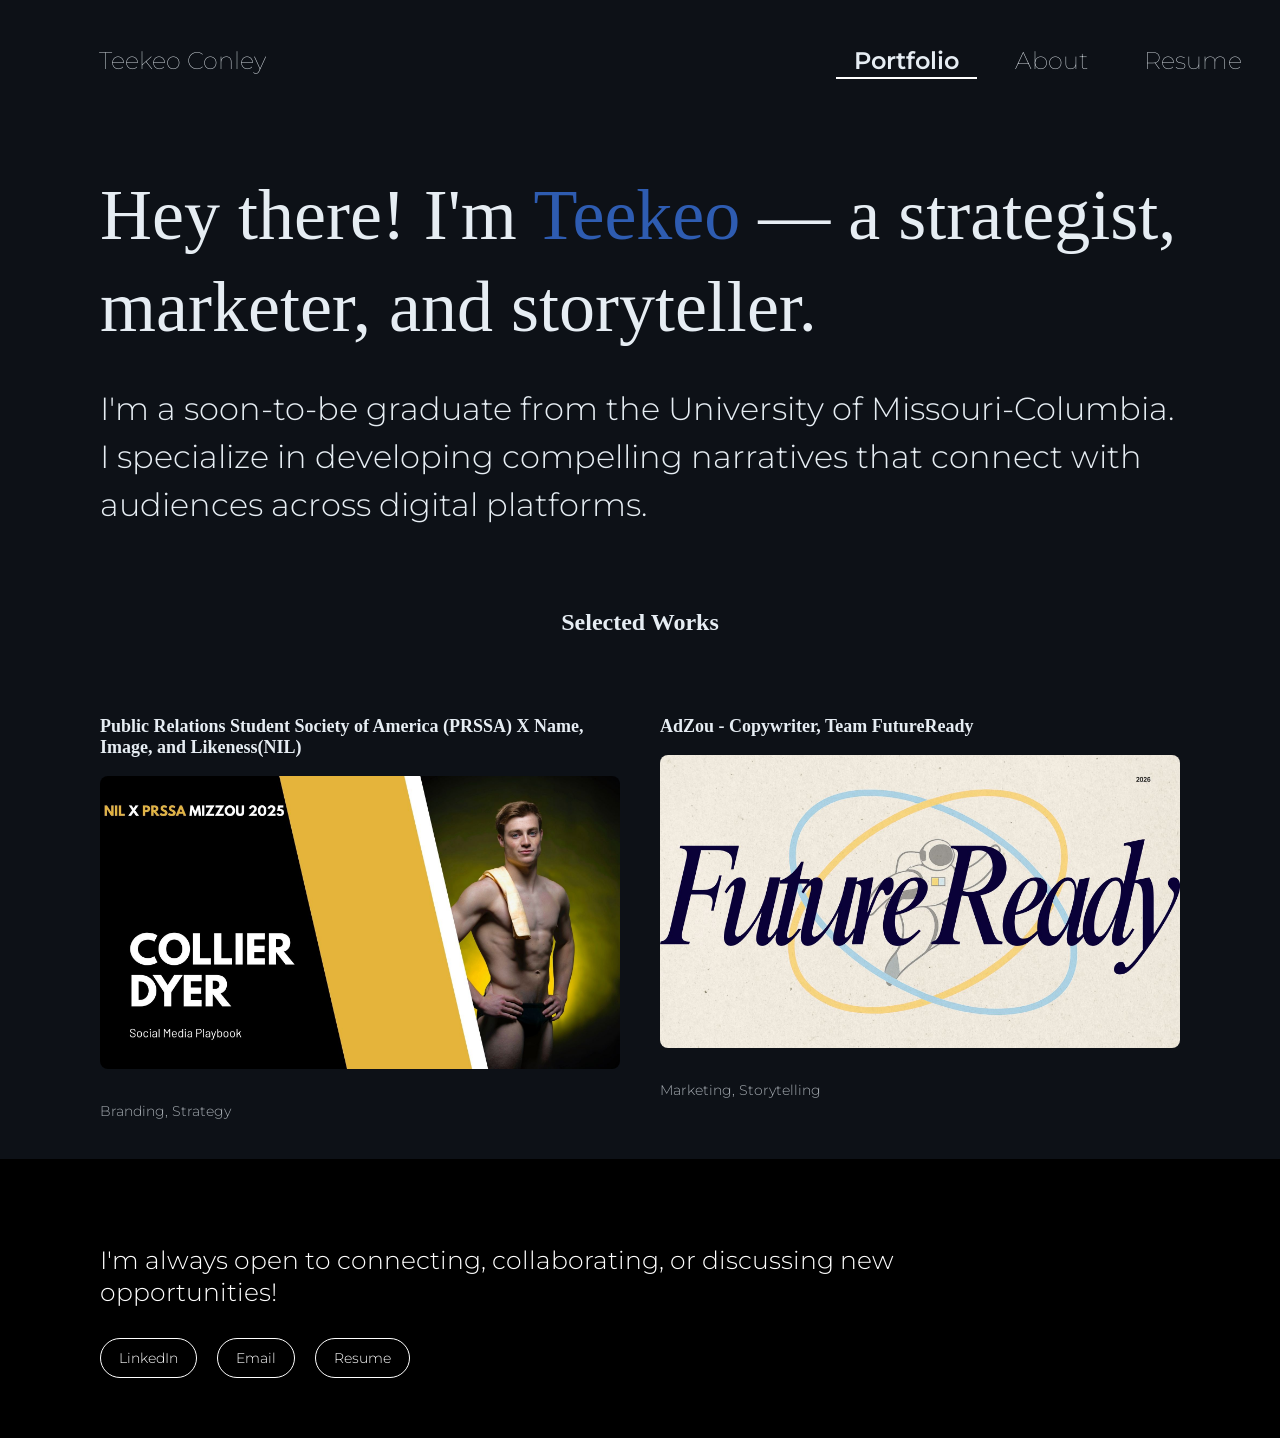
<file: index.html>
<!DOCTYPE html>

<head>
  <meta charset="UTF-8">
  <title>Teekeo.com</title>
  <link rel="stylesheet" href="style.css">

<!--FONTS-->
<link rel="preconnect" href="https://fonts.googleapis.com">
<link rel="preconnect" href="https://fonts.gstatic.com" crossorigin>
<link href="https://fonts.googleapis.com/css2?family=Montserrat:ital,wght@0,100..900;1,100..900&display=swap" rel="stylesheet">


</head>
<body>
<!--DESKTOP NAV-->
<nav>
  <h2>Teekeo Conley</h2>
  <ul>
    <li><a href="index.html" class="active">Portfolio</a></li>
    <li><a href="about.html">About</a></li>
    <li><a href= "images/TeekeoConleyResume.pdf" target="_blank">Resume</a></li>
  </ul>
</nav>

<div class="mainpage">
  <h1>Hey there! I'm 
    <span class="text-span">Teekeo</span>
    — a strategist, marketer, and storyteller.

  </h1>

  <p>
    I'm a soon-to-be graduate from the University of Missouri-Columbia. 
    <br>
    I specialize in developing compelling narratives that connect with audiences across digital platforms.
  </p>
</hp>

<section class="projects">
  <h2>Selected Works</h2>

<br>
<br>



  <div class="project-grid">

    <div class="project-card">
      <h3>Public Relations Student Society of America (PRSSA) X Name, Image, and Likeness(NIL)</h3>
     
      <a href="project1.html" rel="noopener noreferrer" >
       <img src="images/project1.jpg" alt="Project 1">
     </a>

      <p>Branding, Strategy</p>
    </div>


    <div class="project-card">
     <h3>AdZou - Copywriter, Team FutureReady</h3>
    
     <a href="project2.html" rel="noopener noreferrer">
       <img 
       src="images/project2.jpg" alt="Project 2">
      </a>

      <p>Marketing, Storytelling</p>
   
    </div>


  </div>


</section>

</div>

</body>


<footer class="footer">
  <div class="footer-content">
    <p class="footer-text">
      I'm always open to connecting, collaborating, or discussing new opportunities!
    </p>

    <div class="footer-links">
      <a href="https://www.linkedin.com/in/teekeoconley" target="_blank">LinkedIn</a>
      <a href="mailto:tcconley04@gmail.com">Email</a>
      <a href= "images/TeekeoConleyResume.pdf" target="_blank">Resume</a>
    </div>
  </div>
</footer>



</html>
</file>
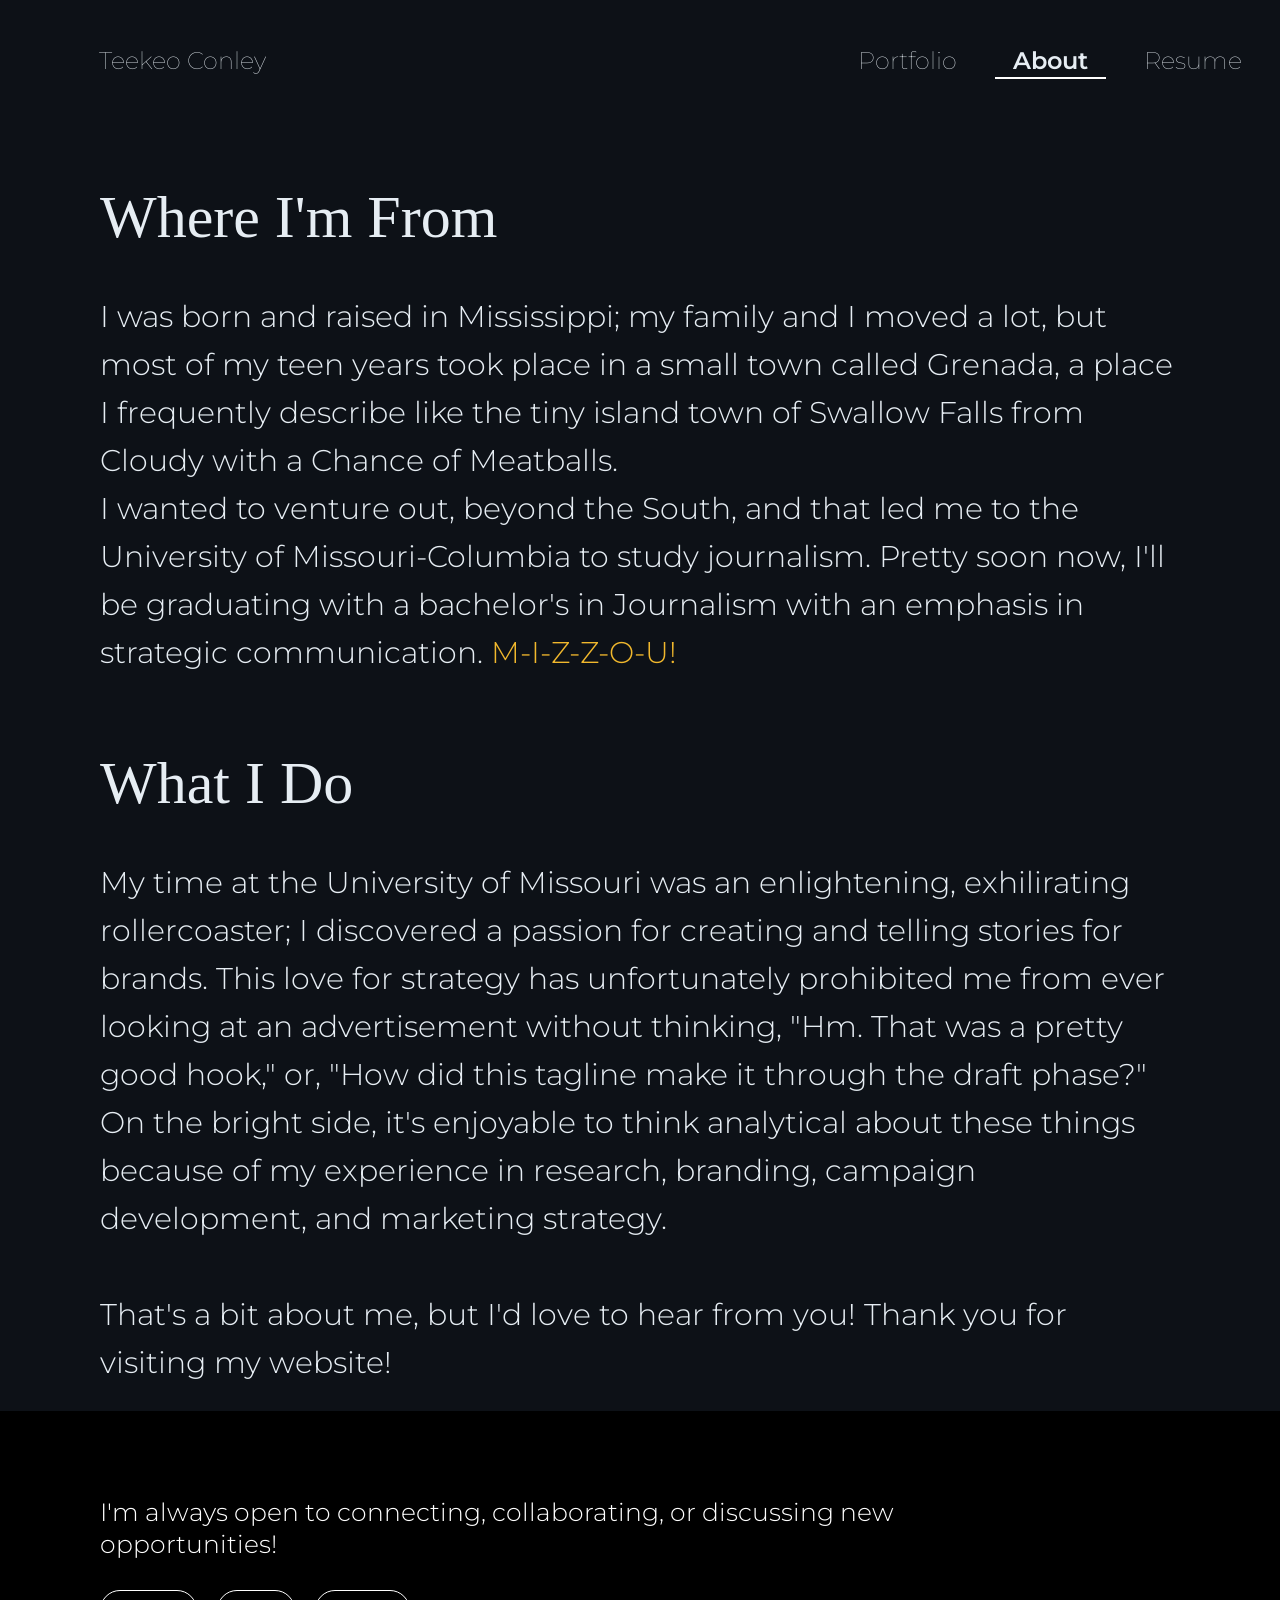
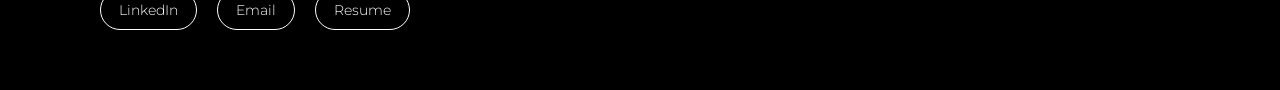
<file: about.html>
<!DOCTYPE html>

<head>
  <meta charset="UTF-8">
  <title>About Teekeo</title>
  <link rel="stylesheet" href="style.css">
<link rel="preconnect" href="https://fonts.googleapis.com">
<link rel="preconnect" href="https://fonts.gstatic.com" crossorigin>
<link href="https://fonts.googleapis.com/css2?family=Montserrat:ital,wght@0,100..900;1,100..900&display=swap" rel="stylesheet">
</head>
<body>

<nav>
  <h2>Teekeo Conley</h2>
  <ul>
    <li><a href="index.html">Portfolio</a></li>
    <li><a href="about.html"class="active">About</a></li>
   <li><a href= "images/TeekeoConleyResume.pdf" target="_blank">Resume</a></li>
  </ul>
</nav>

<section class="content">
  <h1>Where I'm From</h1>
  <p>
    I was born and raised in Mississippi; my family and I moved a lot, but most of my teen years took place in a small town called Grenada, a place I frequently describe like the tiny island town of Swallow Falls from Cloudy with a Chance of Meatballs. 
<br>
    I wanted to venture out, beyond the South, and that led me to the University of Missouri-Columbia to study journalism. Pretty soon now, I'll be graduating with a bachelor's in Journalism with an emphasis in strategic communication. <span class="mizzou-span">M-I-Z-Z-O-U!</span>

    
  </p>

<h3>What I Do</h3>
  <p>
    My time at the University of Missouri was an enlightening, exhilirating rollercoaster; I discovered a passion for creating and telling stories for brands. This love for strategy has unfortunately prohibited me from ever looking at an advertisement without thinking, "Hm. That was a pretty good hook," or, "How did this tagline make it through the draft phase?" On the bright side, it's enjoyable to think analytical about these things because of my experience in research, branding, campaign development, and marketing strategy. 
<br>
<br>
    That's a bit about me, but I'd love to hear from you! Thank you for visiting my website!

  </p>


</section>

</body>

<footer class="footer">
  <div class="footer-content">
    <p class="footer-text">
      I'm always open to connecting, collaborating, or discussing new opportunities!
    </p>

    <div class="footer-links">
      <a href="https://www.linkedin.com/in/teekeoconley" target="_blank">LinkedIn</a>
      <a href="mailto:tcconley04@gmail.com">Email</a>
      <a href= "images/TeekeoConleyResume.pdf" target="_blank">Resume</a>
    </div>
  </div>
</footer>


</html>
</file>
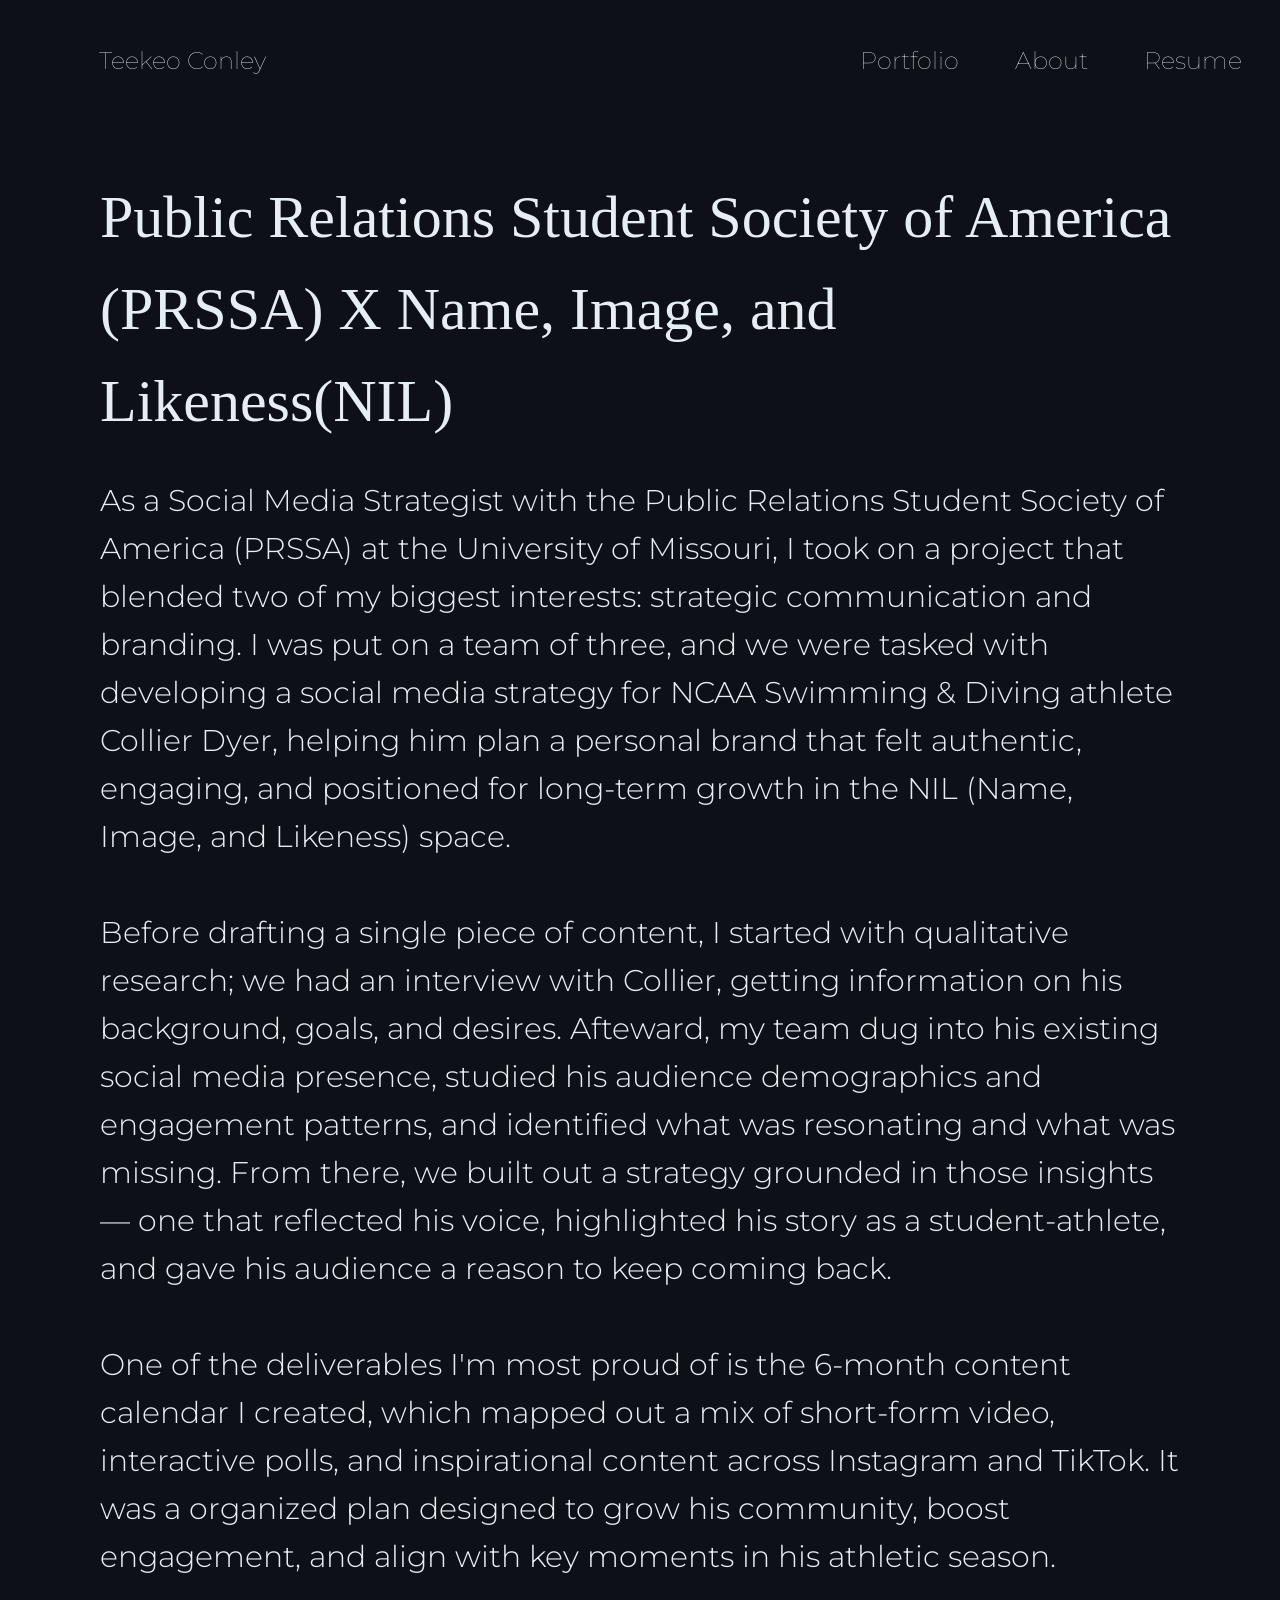
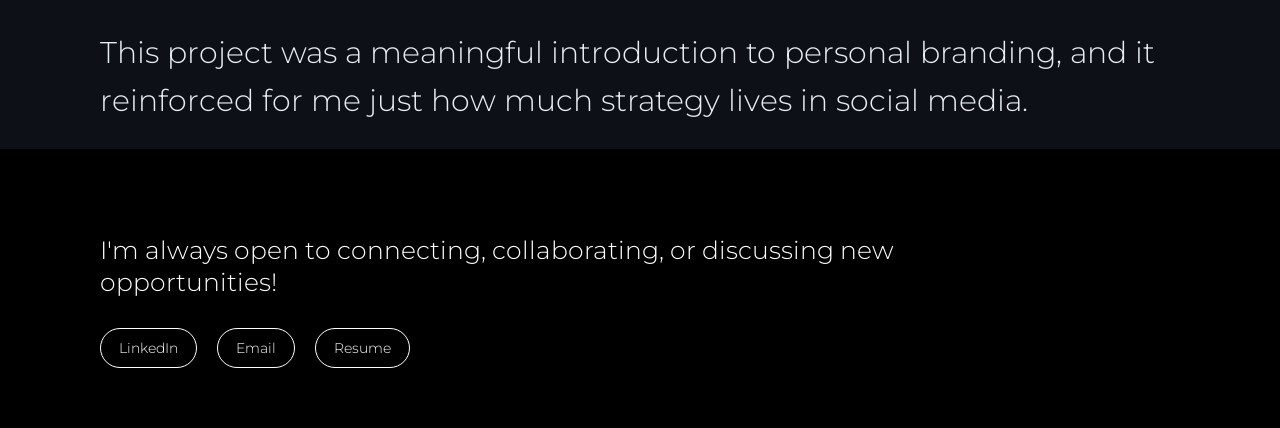
<file: project1.html>
<!DOCTYPE html>

<head>
  <meta charset="UTF-8">
  <title>PRSSA X NIL</title>
  <link rel="stylesheet" href="style.css">
<link rel="preconnect" href="https://fonts.googleapis.com">
<link rel="preconnect" href="https://fonts.gstatic.com" crossorigin>
<link href="https://fonts.googleapis.com/css2?family=Montserrat:ital,wght@0,100..900;1,100..900&display=swap" rel="stylesheet">
</head>
<body>
  <nav>
  <h2>Teekeo Conley</h2>
  <ul>
    <li><a href="index.html">Portfolio</a></li>
    <li><a href="about.html">About</a></li>
   <li><a href= "images/TeekeoConleyResume.pdf" target="_blank">Resume</a></li>
  </ul>
</nav>

<section class="content">
  <h1>Public Relations Student Society of America (PRSSA) X Name, Image, and Likeness(NIL)</h1>
  <p>
    As a Social Media Strategist with the Public Relations Student Society of America (PRSSA) at the University of Missouri, I took on a project that blended two of my biggest interests: strategic communication and branding. I was put on a team of three, and we were tasked with developing a social media strategy for NCAA Swimming & Diving athlete Collier Dyer, helping him plan a personal brand that felt authentic, engaging, and positioned for long-term growth in the NIL (Name, Image, and Likeness) space. 
<br>
<br>
    Before drafting a single piece of content, I started with qualitative research; we had an interview with Collier, getting information on his background, goals, and desires. Afteward, my team dug into his existing social media presence, studied his audience demographics and engagement patterns, and identified what was resonating and what was missing. From there, we built out a strategy grounded in those insights — one that reflected his voice, highlighted his story as a student-athlete, and gave his audience a reason to keep coming back.
<br>
<br>
One of the deliverables I'm most proud of is the 6-month content calendar I created, which mapped out a mix of short-form video, interactive polls, and inspirational content across Instagram and TikTok. It was a organized plan designed to grow his community, boost engagement, and align with key moments in his athletic season.
<br>
<br>
This project was a meaningful introduction to personal branding, and it reinforced for me just how much strategy lives in social media.

  </p>




</section>

</body>

<footer class="footer">
  <div class="footer-content">
    <p class="footer-text">
      I'm always open to connecting, collaborating, or discussing new opportunities!
    </p>

    <div class="footer-links">
      <a href="https://www.linkedin.com/in/teekeoconley" target="_blank">LinkedIn</a>
      <a href="mailto:tcconley04@gmail.com">Email</a>
      <a href= "images/TeekeoConleyResume.pdf" target="_blank">Resume</a>
    </div>
  </div>
</footer>


</html>
</file>
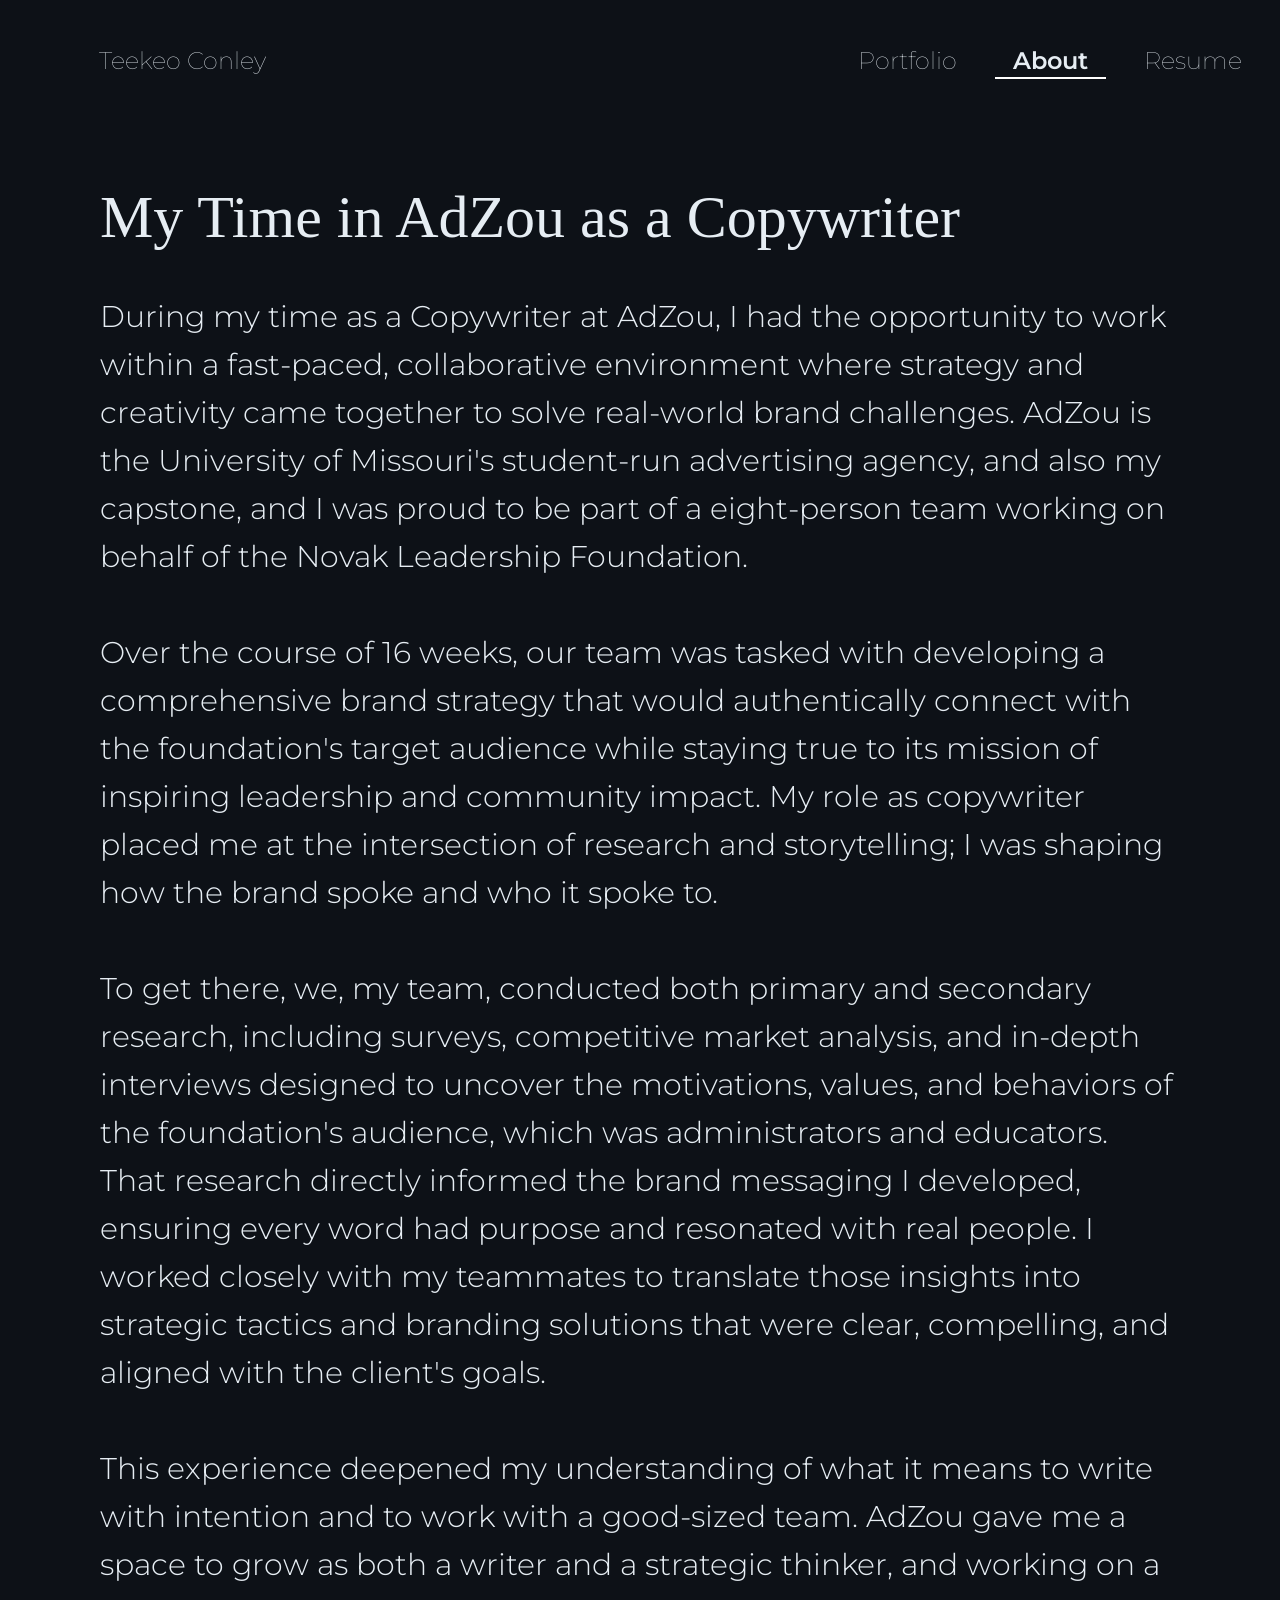
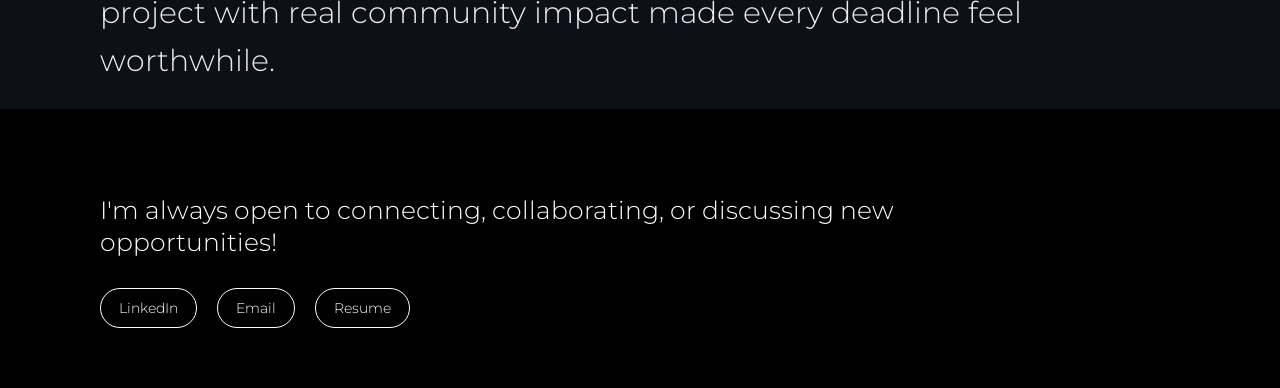
<file: project2.html>
<!DOCTYPE html>

<head>
  <meta charset="UTF-8">
  <title>AdZou-FutureReady</title>
  <link rel="stylesheet" href="style.css">
<link rel="preconnect" href="https://fonts.googleapis.com">
<link rel="preconnect" href="https://fonts.gstatic.com" crossorigin>
<link href="https://fonts.googleapis.com/css2?family=Montserrat:ital,wght@0,100..900;1,100..900&display=swap" rel="stylesheet">
</head>
<body>
  <nav>
  <h2>Teekeo Conley</h2>
  <ul>
    <li><a href="index.html">Portfolio</a></li>
    <li><a href="about.html"class="active">About</a></li>
   <li><a href= "images/TeekeoConleyResume.pdf" target="_blank">Resume</a></li>
  </ul>
</nav>

<section class="content">
  <h1>My Time in AdZou as a Copywriter</h1>
  <p>
    During my time as a Copywriter at AdZou, I had the opportunity to work within a fast-paced, collaborative environment where strategy and creativity came together to solve real-world brand challenges. AdZou is the University of Missouri's student-run advertising agency, and also my capstone, and I was proud to be part of a eight-person team working on behalf of the Novak Leadership Foundation.

<br>
<br>
    Over the course of 16 weeks, our team was tasked with developing a comprehensive brand strategy that would authentically connect with the foundation's target audience while staying true to its mission of inspiring leadership and community impact. My role as copywriter placed me at the intersection of research and storytelling; I was shaping how the brand spoke and who it spoke to.

<br>
<br>
To get there, we, my team, conducted both primary and secondary research, including surveys, competitive market analysis, and in-depth interviews designed to uncover the motivations, values, and behaviors of the foundation's audience, which was administrators and educators. That research directly informed the brand messaging I developed, ensuring every word had purpose and resonated with real people. I worked closely with my teammates to translate those insights into strategic tactics and branding solutions that were clear, compelling, and aligned with the client's goals.

<br>
<br>
This experience deepened my understanding of what it means to write with intention and to work with a good-sized team. AdZou gave me a space to grow as both a writer and a strategic thinker, and working on a project with real community impact made every deadline feel worthwhile.

  </p>



</section>

</body>

<footer class="footer">
  <div class="footer-content">
    <p class="footer-text">
      I'm always open to connecting, collaborating, or discussing new opportunities!
    </p>

    <div class="footer-links">
      <a href="https://www.linkedin.com/in/teekeoconley" target="_blank">LinkedIn</a>
      <a href="mailto:tcconley04@gmail.com">Email</a>
      <a href= "images/TeekeoConleyResume.pdf" target="_blank">Resume</a>
    </div>
  </div>
</footer>


</html>
</file>
<file: style.css>
body {
  margin: 0;
  
  background-color: #0d1117;
  color: #e6edf3;
}



nav {
  display: flex;
  justify-content: space-between;
  align-items: center;
  padding: 20px;
  font-family: "Montserrat", sans-serif;
  font-weight: 100;
}

nav a {
  color: #fff;
  text-decoration: none;
  padding: 10px 18px;
   display: flex;
  align-items: center; 

  gap: 32px; 
  font-size: 1.5em;
  transition: all 0.3s ease;

}

nav a.active {
  font-weight: 600;
  border-bottom: 2px solid #fff;
  padding-bottom: 2px;
}


nav h2 {
  font-family: "Montserrat", sans-serif;
  font-weight: 100;

padding: 0 79px; 
}

nav ul {
  list-style: none;
  display: flex;
  gap: 20px;
}

nav a {
  text-decoration: none;
  color: #e6edf3;
  transition: 0.3s;
}

nav a:hover {
  color: #2e5cb1;
}

.mainpage {
    
  padding: 0 100px;
}

.mainpage h1 {
  
  width: 100%;
  margin-bottom: 0px;
  font-size: 72px;
  line-height: 92px;
  font-weight: 400;
}

.text-span {
  color: #2e5cb1;
}


.mainpage p {
  font-size: 32px;
  max-width: 1100px;
  line-height: 48px;
  margin-bottom: 24px;
  font-family: "Montserrat", sans-serif;
  font-weight: 300;

}


.projects {
  margin-top: 80px;
}

.projects h2 {
  font-size: 24px;
  margin-bottom: 32px;
  text-align: center;
}

.project-grid {
  display: grid;
  grid-template-columns: repeat(2, 1fr);;
  gap: 40px;

}

.project-card img {
  width: 100%;
  height: auto;
  border-radius: 8px;
}

.project-card h3 {
  margin-top: 12px;
  font-size: 18px;

}

.project-card p {
  font-size: 14px !important;
  opacity: 0.7;
}

.project-card {
  transition: transform 0.3s ease;

}

.project-card:hover {
  transform: translateY(-5px);
}

.footer {
  display: block;
  background-color: #000;
  color: #fff;
  width: 100%;
  padding: 60px 0 60px;


}

.footer-content {
  max-width: 900px;
  padding-left: 100px;

}

.footer-text {
  
  font-size: 25px;
  line-height: 32px;
  text-align: left;
  margin-bottom: 30px;
  font-family: "Montserrat", sans-serif ;
  font-weight: 300;

}

.footer-links {
  display: flex;
  gap: 20px;
  flex-wrap: wrap;

}

.footer-links a {
  color: #fff;
  text-decoration: none;
  padding: 10px 18px;
  border: 1px solid #fff;
  border-radius: 999px; /* pill shape */
  font-size: 14px;
  font-family: "Montserrat", sans-serif;
  font-weight: 300;
  transition: all 0.3s ease;
}


.footer-links a:hover {
  background-color: #2e5cb1;
  color: #000;

}


/*STARTING ON ABOUT PAGE*/
.content {
   padding: 0 100px;
}

.content h1 {
  width: 100%;
  margin-bottom: 0px;
  font-size: 60px;
  line-height: 92px;
  font-weight: 400;
}

.content h3 {
  width: 100%;
  margin-bottom: 0px;
  font-size: 60px;
  line-height: 92px;
  font-weight: 400;
}

.content p {
  font-size: 30px;
  max-width: 1100px;
  line-height: 48px;
  margin-bottom: 24px;
  font-family: "Montserrat", sans-serif;
  font-weight: 300;
}

.mizzou-span {
  color: #f1b82d;
}


/*TABLET HOMEPAGE*/
@media (max-width: 1023px) { 
  .mainpage h1 {
    font-size: 48px;
    line-height: 64px;

  }
}

@media (max-width: 1023px) {
  .mainpage p {
    max-width: 700px;
    font-size: 24px;
  line-height: 40px;
  }
}

@media (max-width: 1023px) {
  .content h1 {
    font-size: 44px;
    line-height: 68px;
  }
}

@media (max-width: 1023px) {
  .content h3 {
    font-size: 44px;
    line-height: 68px;
  }
}

@media (max-width: 1023px) {
  .content p {
    max-width: 700px;
    font-size: 24px;
  line-height: 40px;
  }
}


/*MOBILE HOMEPAGE*/
@media (max-width: 600px) {
  .mainpage h1 {
    font-size: 32px;
    line-height: 44px;;
  }
}

@media (max-width: 600px) {
  .mainpage p {
    max-width: 400px;
    font-size: 18px;
  line-height: 24px;
  }
}

@media (max-width: 768px) {
  .project-grid {
    grid-template-columns: 1fr;
  }
}

@media (max-width: 600px) {
  .footer-text {
    font-size: 18px;
  }


@media (max-width: 600px) {
  .content h1 {
    font-size: 32px;
    line-height: 48px;
  }
}

@media (max-width: 600px) {
  .content h3 {
    font-size: 32px;
    line-height: 48px;
  }
}

@media (max-width: 600px) {
  .content p {
    max-width: 400px;
    font-size: 18px;
  line-height: 24px;
  }
}


/*END OF MOBILE HOMEPAGE CODING*/
</file>
